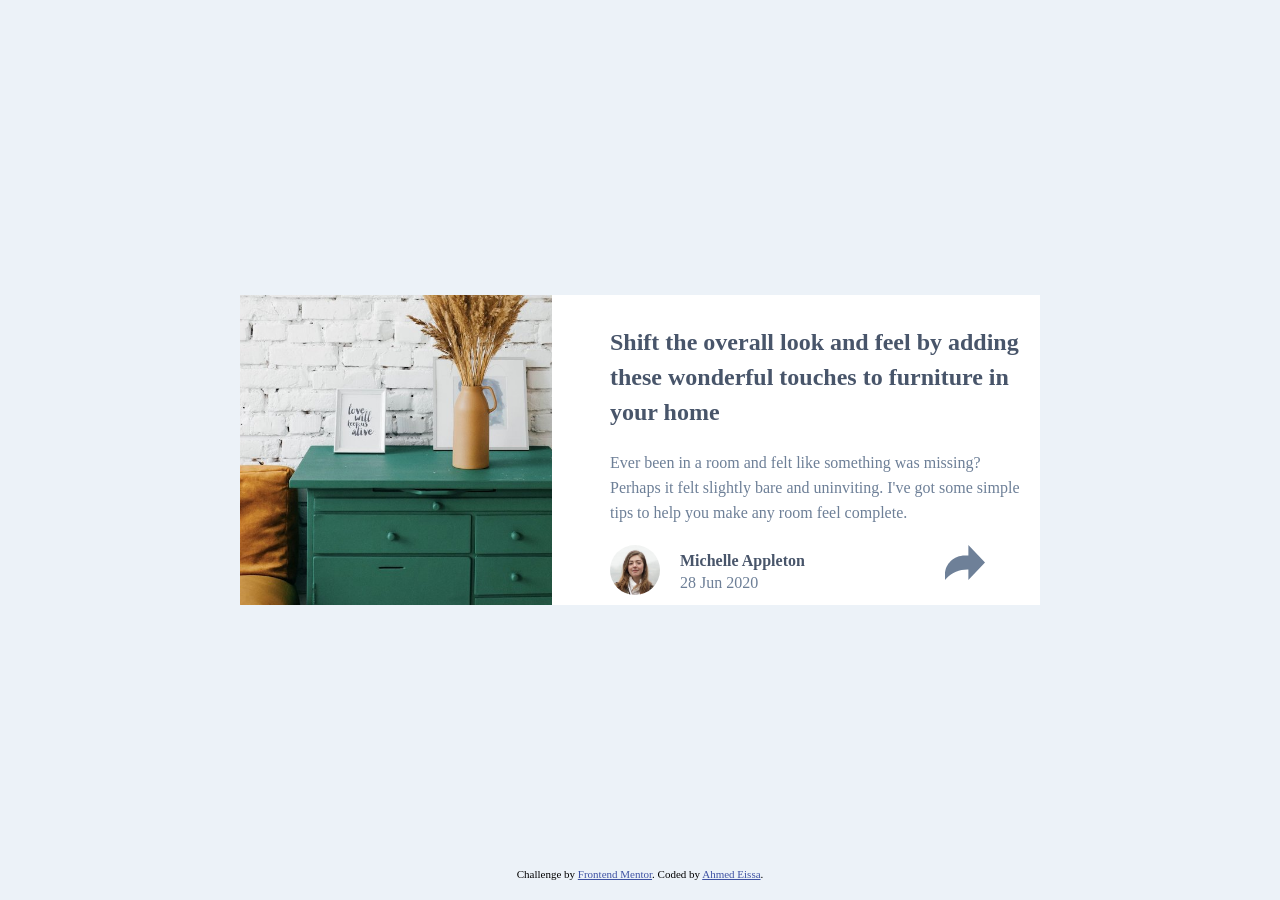
<file: article-preview-component-master/index.html>
<!DOCTYPE html>
<html lang="en">

<head>
  <meta charset="UTF-8">
  <meta name="viewport" content="width=device-width, initial-scale=1.0">
  <!-- displays site properly based on user's device -->

  <link rel="icon" type="image/png" sizes="32x32" href="./images/favicon-32x32.png">
  <link rel="stylesheet" href="style.css">

  <title>Frontend Mentor | Article preview component</title>

  <!-- Feel free to remove these styles or customise in your own stylesheet 👍 -->
  <style>
    .attribution {
      font-size: 11px;
      text-align: center;
    }

    .attribution a {
      color: hsl(228, 45%, 44%);
    }
  </style>
</head>

<body>

  <div class="container">
    <div class="side_img">
    </div>
    <div class="content">
      <h2>
        Shift the overall look and feel by adding these wonderful touches to furniture in your home
      </h2>
      <p>
        Ever been in a room and felt like something was missing? Perhaps it felt slightly bare and uninviting. I've got
        some simple tips to help you make any room feel complete.
      </p>
      <div class="social">
        <div class="avatar">
          <img src="images/avatar-michelle.jpg" alt="">
          <div class="info">
            <h4>Michelle Appleton</h4>
            <p style="margin-bottom: 0;">28 Jun 2020</p>
          </div>


        </div>

        <div class="sharelist">
          <div id="icons">
            <h5>SHARE</h5>
            <div class="socialicons">
              <img src="images/icon-facebook.svg" alt="" srcset="">
              <img src="images/icon-pinterest.svg" alt="">
              <img src="images/icon-twitter.svg" alt="">
            </div>
          </div>
          <img src="images/icon-share.svg" id="shareIcon" alt="" srcset="">
        </div>
      </div>
    </div>
  </div>

  <div class="attribution">
    Challenge by <a href="https://www.frontendmentor.io?ref=challenge" target="_blank">Frontend Mentor</a>.
    Coded by <a href="#">Ahmed Eissa</a>.
  </div>
</body>


<script>
  let shareIcon = document.getElementById("shareIcon");
  let iconsList = document.getElementById("icons");

  shareIcon.addEventListener('click', () => {
    iconsList.style.display = iconsList.style.display === 'none' ? 'flex' : 'none';
  });

</script>

</html>
</file>
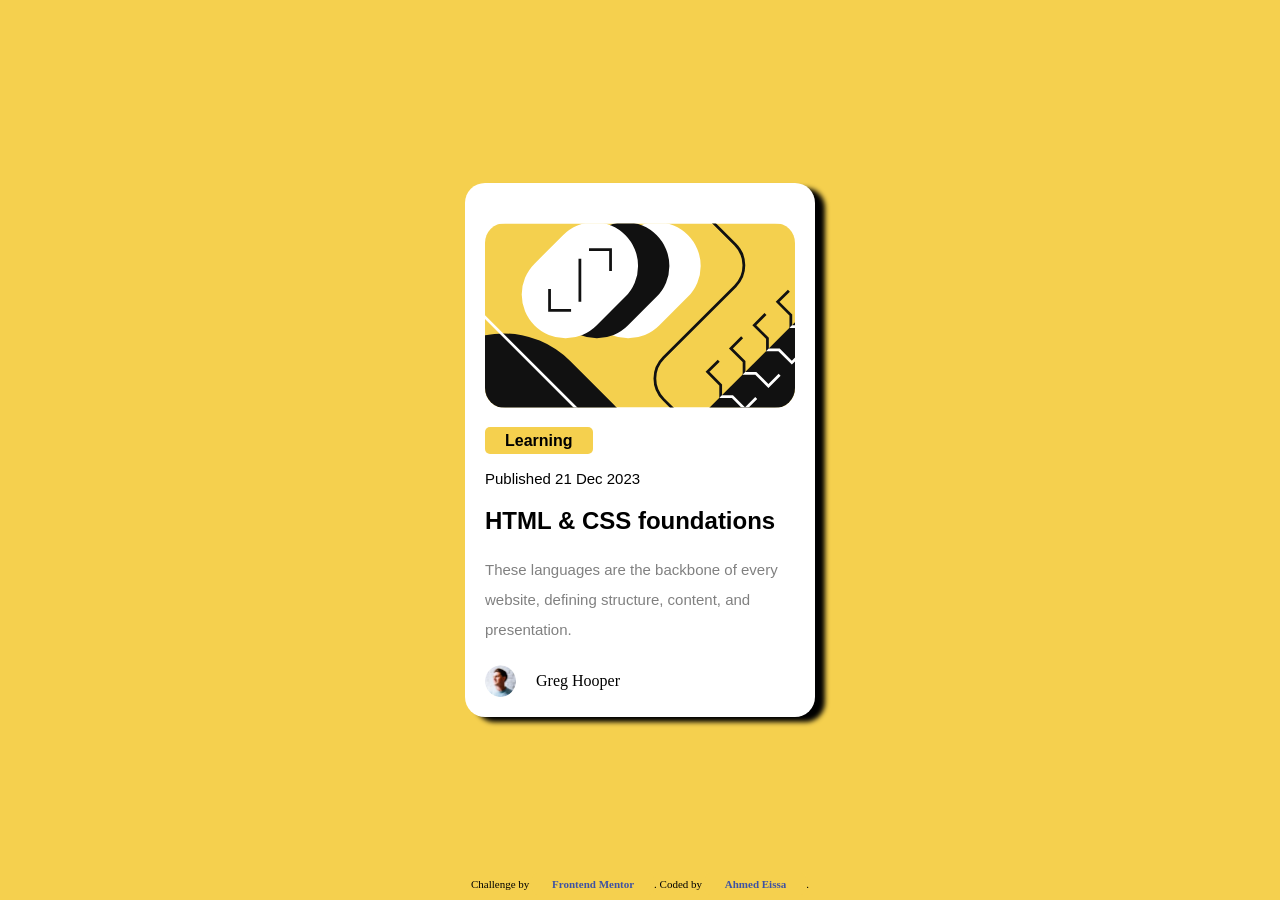
<file: blog-preview-card-main/index.html>
<!DOCTYPE html>
<html lang="en">

<head>
  <meta charset="UTF-8">
  <meta name="viewport" content="width=device-width, initial-scale=1.0">
  <!-- displays site properly based on user's device -->

  <link rel="icon" type="image/png" sizes="32x32" href="./assets/images/favicon-32x32.png">
  <title>Frontend Mentor | Blog preview card</title>
  <style>
    .attribution {
      font-size: 11px;
      text-align: center;
      position: absolute;
      bottom: 10px;
    }

    .attribution a {
      color: hsl(228, 45%, 44%);
    }
  </style>
  <link rel="stylesheet" href="style/index.css">
</head>

<body>

  <section>
    <div class="image">
      <img src="assets/images/illustration-article.svg" alt="">
    </div>

    <div class="data">
      <a href="">Learning</a>
      <p>Published 21 Dec 2023</p>
      <h2>HTML & CSS foundations</h2>
      <p>These languages are the backbone of every website, defining structure, content, and presentation.
        </p>
    </div>

    <div class="avatar">
      <img class="avaimg" src="assets/images/image-avatar.webp" alt="Greg Hooper">
      <span>Greg Hooper</span>
    </div>
  </section>

  <div class="attribution">
    Challenge by <a href="https://www.frontendmentor.io?ref=challenge" target="_blank">Frontend Mentor</a>.
    Coded by <a href="#">Ahmed Eissa</a>.
  </div>
</body>

</html>
</file>
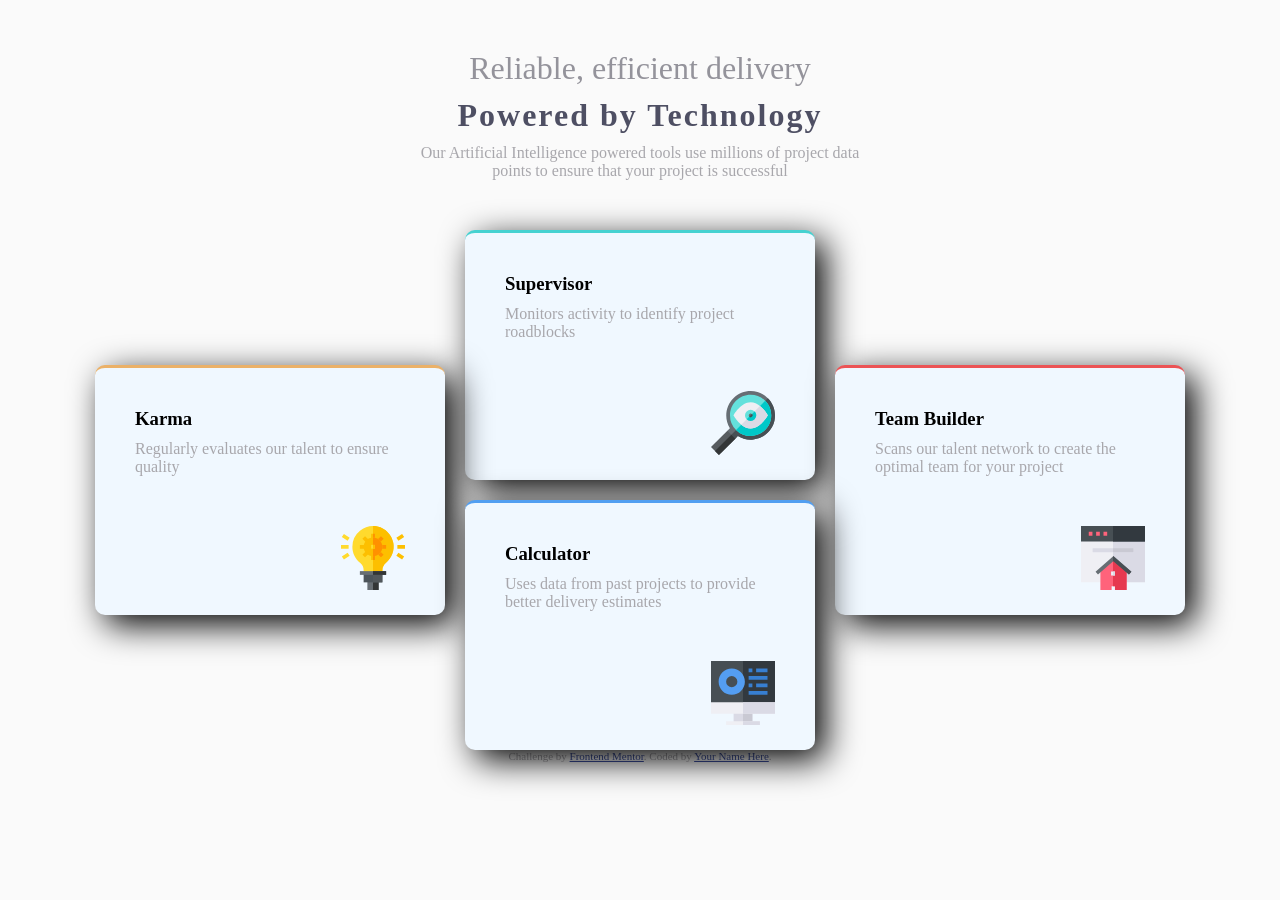
<file: four-card-feature-section-master/index.html>
<!DOCTYPE html>
<html lang="en">
<head>
  <meta charset="UTF-8">
  <meta name="viewport" content="width=device-width, initial-scale=1.0"> <!-- displays site properly based on user's device -->

  <link rel="icon" type="image/png" sizes="32x32" href="./images/favicon-32x32.png">
  
  <title>Frontend Mentor | Four card feature section</title>

  <!-- Feel free to remove these styles or customise in your own stylesheet 👍 -->
  <style>
    .attribution { font-size: 11px; text-align: center; }
    .attribution a { color: hsl(228, 45%, 44%); }
  </style>
  <link rel="stylesheet" href="style/index.css">
</head>
<body>

  <header>
    <h1>Reliable, efficient delivery</h1>
    <h1>Powered by Technology</h1>
    <p>
      Our Artificial Intelligence powered tools use millions of project data <br> points 
      to ensure that your project is successful
    </p>
  </header>

  <section>
    <div class="supervisor card">
      <h3>Supervisor</h3>
      <p>
        Monitors activity to identify project roadblocks
      </p>
      <img src="images/icon-supervisor.svg" alt="">
    </div>
    <div class="team card">
      <h3>Team Builder</h3>
      <p>
        Scans our talent network to create the optimal team for your project
      </p>
      <img src="images/icon-team-builder.svg" alt="">
    </div>
    <div class="Karma card">
      <h3>Karma</h3>
      <p>Regularly evaluates our talent to ensure quality</p>
      <img src="images/icon-karma.svg" alt="">
    </div>
    <div class="calc card">
      <h3>Calculator</h3>
      <p>Uses data from past projects to provide better delivery estimates</p>
      <img src="images/icon-calculator.svg" alt="">
    </div>
  </section>


  <footer>
    <p class="attribution">
      Challenge by <a href="https://www.frontendmentor.io?ref=challenge" target="_blank">Frontend Mentor</a>. 
      Coded by <a href="#">Your Name Here</a>.
    </p>
  </footer>
</body>
</html>
</file>
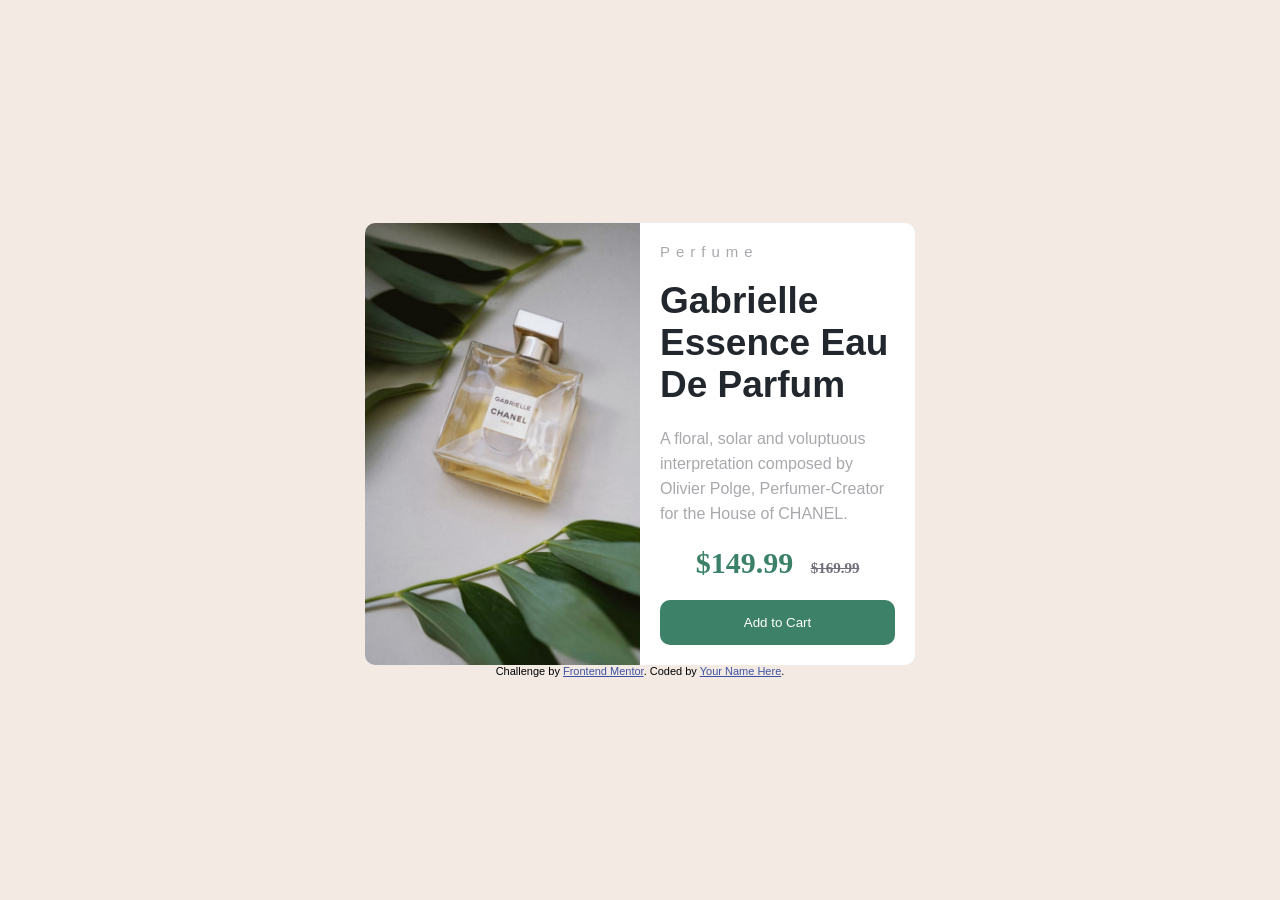
<file: product-preview-card-component-main/index.html>
<!DOCTYPE html>
<html lang="en">

<head>
  <meta charset="UTF-8">
  <meta name="viewport" content="width=device-width, initial-scale=1.0">
  <!-- displays site properly based on user's device -->

  <link rel="icon" type="image/png" sizes="32x32" href="./images/favicon-32x32.png">

  <title>Frontend Mentor | Product preview card component</title>

  <!-- Feel free to remove these styles or customise in your own stylesheet 👍 -->
  <style>
    .attribution {
      font-size: 11px;
      text-align: center;
    }

    .attribution a {
      color: hsl(228, 45%, 44%);
    }
  </style>

  <link rel="stylesheet" href="style/index.css">
</head>

<body>

  <section>

    <div class="image">
      <img src="images/image-product-desktop.jpg" alt="">
    </div>

    <div class="info flex">
      <h6>Perfume</h6>
      <h1>Gabrielle Essence Eau De Parfum</h1>
      <p>
        A floral, solar and voluptuous interpretation composed by Olivier Polge,
        Perfumer-Creator for the House of CHANEL.
      </p>

      <div class="price flex">
        <h2>$149.99 <span><del> $169.99</del></span></h2>
      <button>Add to Cart</button>
      </div>
    </div>

  </section>











  <div class="attribution">
    Challenge by <a href="https://www.frontendmentor.io?ref=challenge" target="_blank">Frontend Mentor</a>.
    Coded by <a href="#">Your Name Here</a>.
  </div>
</body>

</html>
</file>
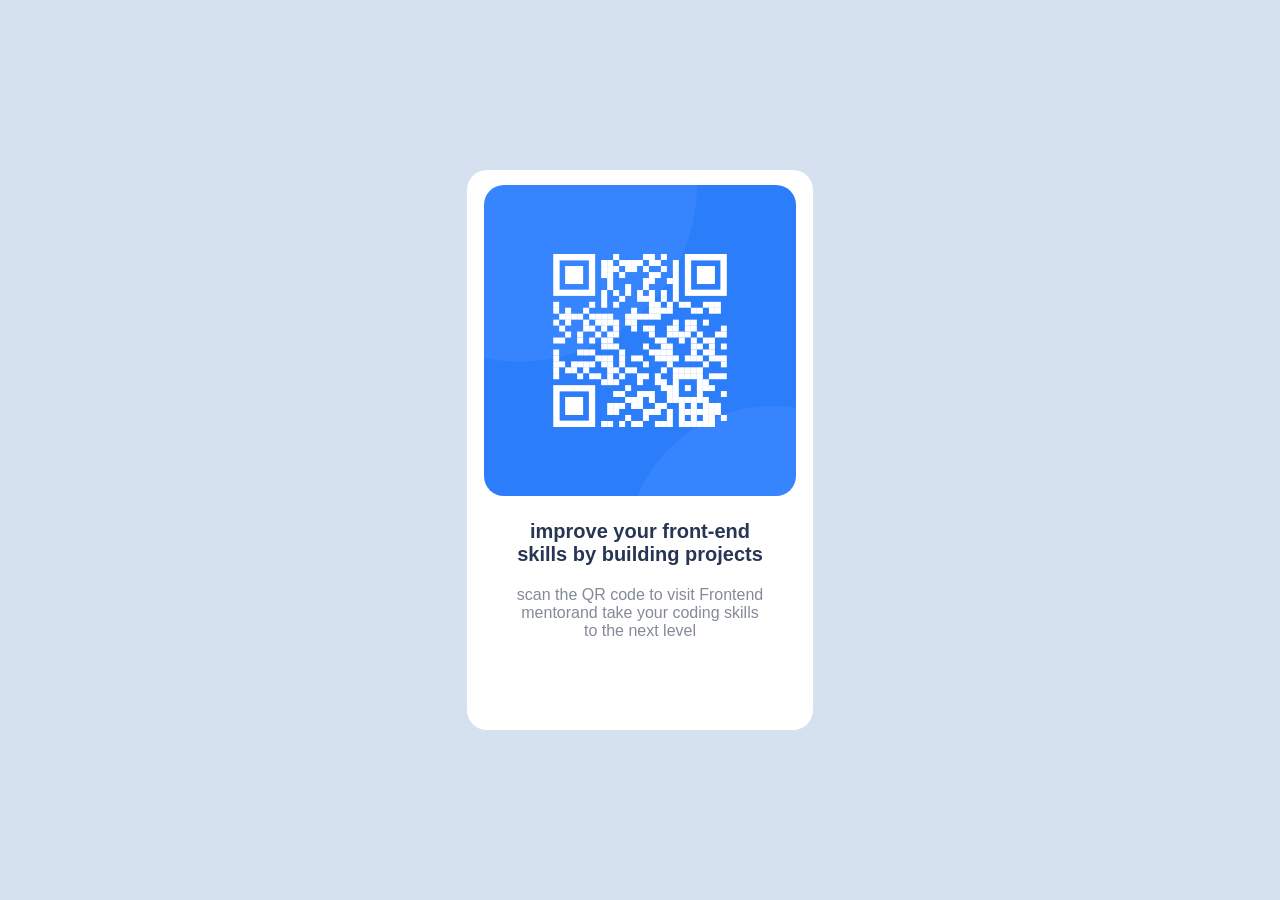
<file: qr-code-component-main/index.html>
<!DOCTYPE html>
<html lang="en">

<head>
  <meta charset="UTF-8">
  <meta name="viewport" content="width=device-width, initial-scale=1.0">
  <link rel="stylesheet" href="style/index.css">
  <title>Frontend Mentor | QR code component</title>
</head>

<body>
  <section>
    <div class="qrcode">
      <img src="images/image-qr-code.png" alt="">
      <div class="data">
        <h2>improve your front-end <br> skills by building projects</h2>
        <p>scan the QR code to visit Frontend mentorand take your coding skills to the next level</p>
      </div>
    </div>
  </section>
</body>

</html>
</file>
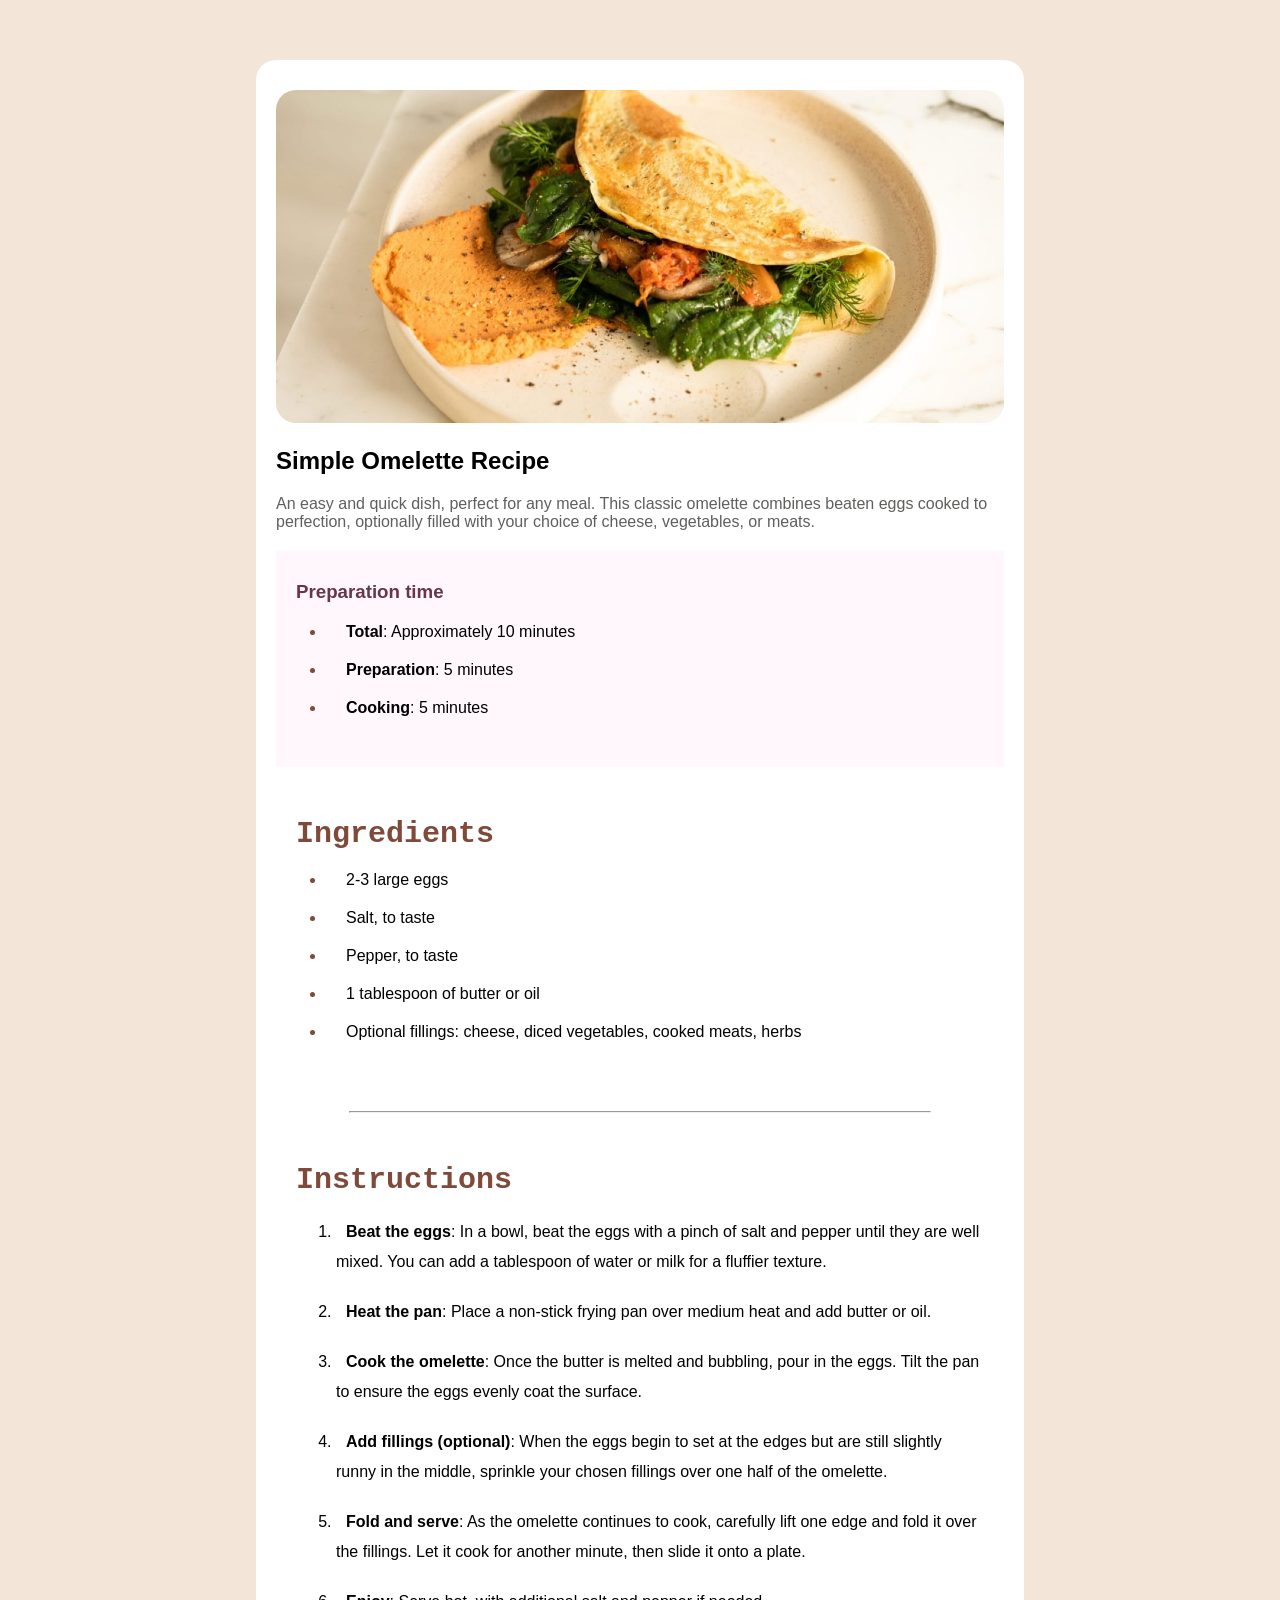
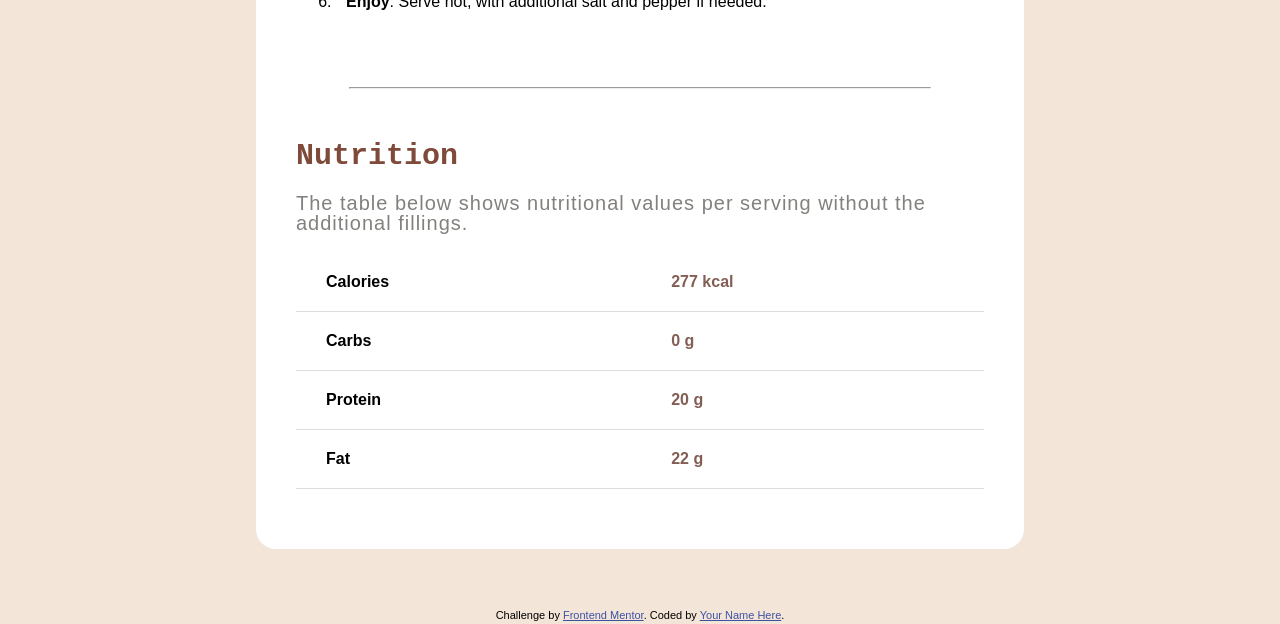
<file: recipe-page-main/index.html>
<!DOCTYPE html>
<html lang="en">

<head>
  <meta charset="UTF-8">
  <meta name="viewport" content="width=device-width, initial-scale=1.0">
  <!-- displays site properly based on user's device -->

  <link rel="icon" type="image/png" sizes="32x32" href="./assets/images/favicon-32x32.png">

  <title>Frontend Mentor | Recipe page</title>

  <!-- Feel free to remove these styles or customise in your own stylesheet 👍 -->
  <style>
    .attribution {
      font-size: 11px;
      text-align: center;
    }

    .attribution a {
      color: hsl(228, 45%, 44%);
    }
  </style>
  <link rel="stylesheet" href="style/index.css">
</head>

<body>

  <section class="flex">

    <div class="recipe flex">

      <div class="recipe-img">
        <img src="assets/images/image-omelette.jpeg" alt="">
      </div>

      <div class="recipe-info flex">
        <h1>Simple Omelette Recipe</h1>

        <p>An easy and quick dish, perfect for any meal. This classic omelette combines beaten eggs cooked
          to perfection, optionally filled with your choice of cheese, vegetables, or meats.</p>
      </div>

    </div>

    <div class="time flex">
      <h3>Preparation time</h3>
      <ul>
        <li><span>Total</span>: Approximately 10 minutes</li>
        <li><span>Preparation</span>: 5 minutes</li>
        <li><span>Cooking</span>: 5 minutes</li>
      </ul>

    </div>

    <div class="ingredients time flex">
      <h2>Ingredients</h2>
      <ul>
        <li> <span></span>2-3 large eggs</li>
        <li><span></span>Salt, to taste</li>
        <li><span></span>Pepper, to taste</li>
        <li><span></span>1 tablespoon of butter or oil</li>
        <li><span></span>Optional fillings: cheese, diced vegetables, cooked meats, herbs</li>
      </ul>
    </div>

    <hr>

    <div class="instructions flex">
      <h2>Instructions</h2>
      <ol>
        <li> <span>Beat the eggs</span>: In a bowl, beat the eggs with a pinch of salt and pepper until they are well
          mixed.
          You can add a tablespoon of water or milk for a fluffier texture.
        </li>
        <li>
          <span>Heat the pan</span>: Place a non-stick frying pan over medium heat and add butter or oil.
        </li>
        <li>
          <span>Cook the omelette</span>: Once the butter is melted and bubbling, pour in the eggs. Tilt the pan to
          ensure
          the eggs evenly coat the surface.
        </li>
        <li>
          <span>Add fillings (optional)</span>: When the eggs begin to set at the edges but are still slightly runny in
          the
          middle, sprinkle your chosen fillings over one half of the omelette.
        </li>
        <li>
          <span>Fold and serve</span>: As the omelette continues to cook, carefully lift one edge and fold it over the
          fillings. Let it cook for another minute, then slide it onto a plate.
        </li>
        <li>
          <span>Enjoy</span>: Serve hot, with additional salt and pepper if needed.
        </li>
      </ol>
    </div>

    <hr>

    <div class="nutrition time flex">
      <h2>Nutrition</h2>
      <p>The table below shows nutritional values per serving without the additional fillings.</p>
      <table class="nutrition-table">
        <tr>
          <th>Calories</th>
          <td>277 kcal</td>
        </tr>
        <tr>
          <th>Carbs</th>
          <td>0 g</td>
        </tr>
        <tr>
          <th>Protein</th>
          <td>20 g</td>
        </tr>
        <tr>
          <th>Fat</th>
          <td>22 g</td>
        </tr>
      </table>
    </div>

  </section>

  <div class="attribution">
    Challenge by <a href="https://www.frontendmentor.io?ref=challenge" target="_blank">Frontend Mentor</a>.
    Coded by <a href="#">Your Name Here</a>.
  </div>
</body>

</html>
</file>
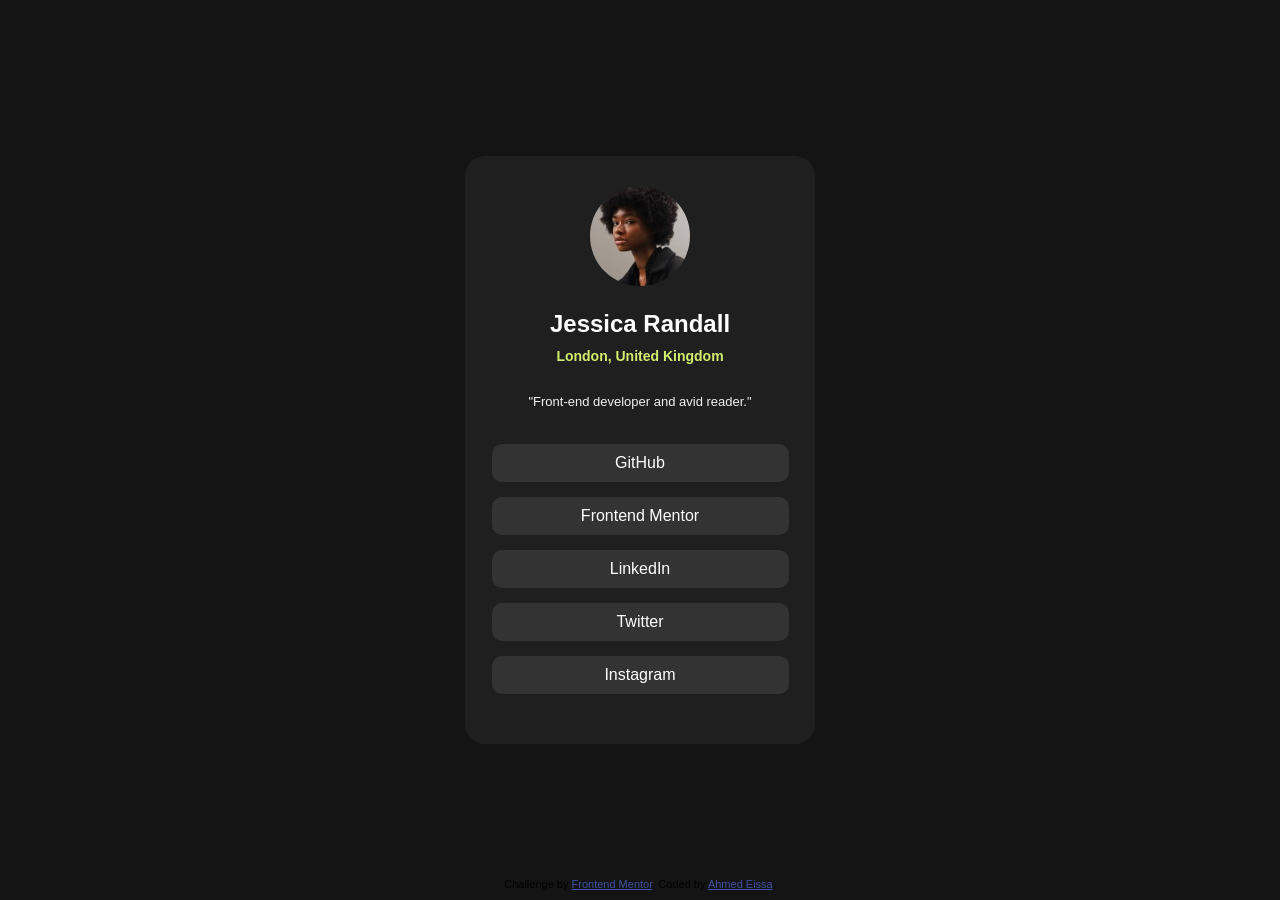
<file: social-links-profile-main/index.html>
<!DOCTYPE html>
<html lang="en">
<head>
  <meta charset="UTF-8">
  <meta name="viewport" content="width=device-width, initial-scale=1.0"> <!-- displays site properly based on user's device -->

  <link rel="icon" type="image/png" sizes="32x32" href="./assets/images/favicon-32x32.png">
  <link rel="stylesheet" href="style/index.css">
  <title>Frontend Mentor | Social links profile</title>

  <!-- Feel free to remove these styles or customise in your own stylesheet 👍 -->
  <style>
    .attribution { font-size: 11px; text-align: center; position: absolute; bottom: 10px; }
    .attribution a { color: hsl(228, 45%, 44%); }
  </style>
</head>
<body>

  <section>

    <div class="profile">
      <div class="profile-img">
        <img src="assets/images/avatar-jessica.jpeg" alt="">
      </div>

      <div class="info">
        <h2>Jessica Randall</h2>
        <p>London, United Kingdom</p>
        <p>"Front-end developer and avid reader."</p>
      </div>
    </div>

    <div class="social">
      <ul>
        <li><a href="">GitHub</a></li>
        <li><a href="">Frontend Mentor</a></li>
        <li><a href="">LinkedIn</a></li>
        <li><a href="">Twitter</a></li>
        <li><a href="">Instagram</a></li>
      </ul>
    </div>
  </section>

  <div class="attribution">
    Challenge by <a href="https://www.frontendmentor.io?ref=challenge" target="_blank">Frontend Mentor</a>. 
    Coded by <a href="#">Ahmed Eissa</a>.
  </div>
</body>
</html>
</file>
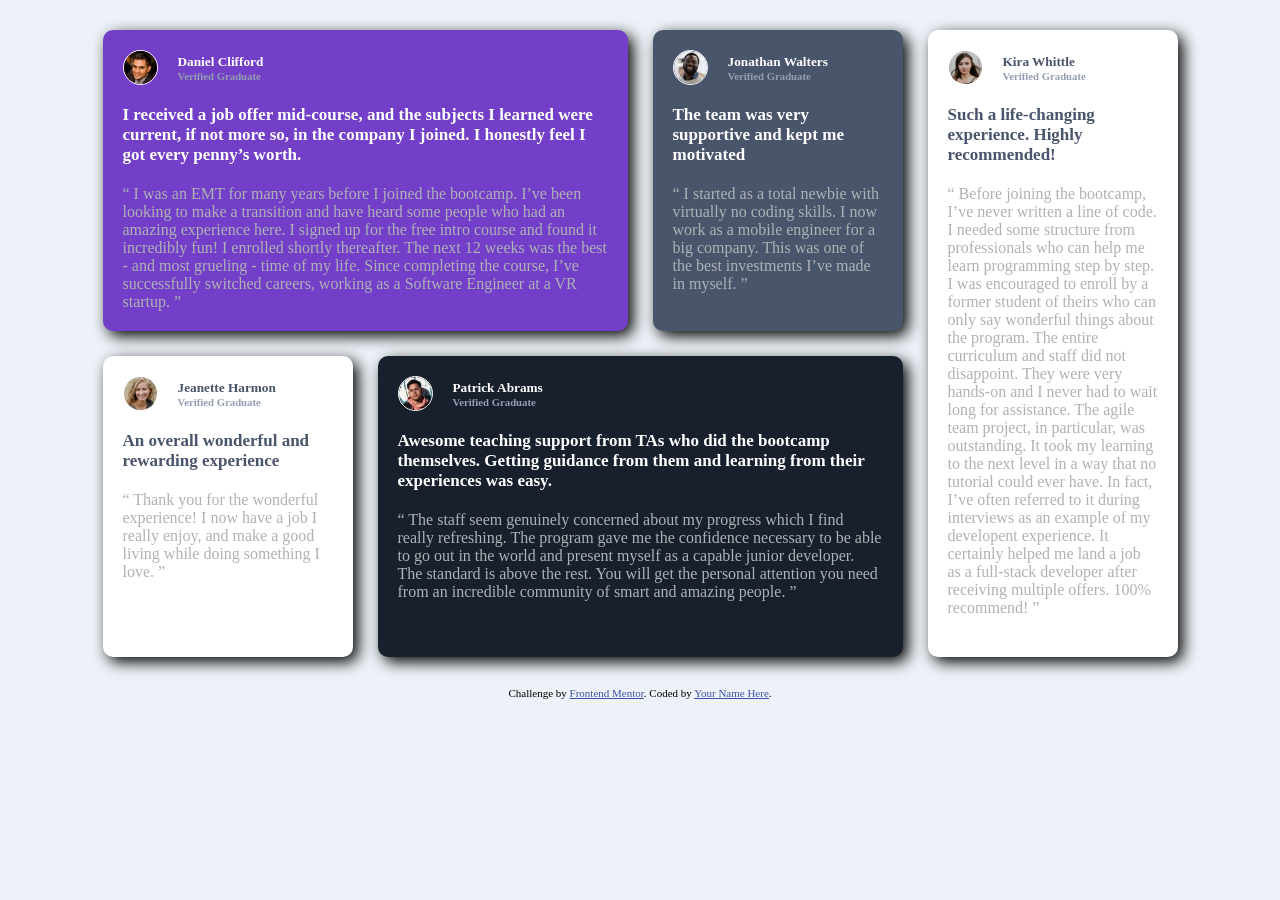
<file: testimonials-grid-section-main/index.html>
<!DOCTYPE html>
<html lang="en">
<head>
  <meta charset="UTF-8">
  <meta name="viewport" content="width=device-width, initial-scale=1.0"> <!-- displays site properly based on user's device -->

  <link rel="icon" type="image/png" sizes="32x32" href="./images/favicon-32x32.png">
  
  <title>Frontend Mentor | [Challenge Name Here]</title>

  <!-- Feel free to remove these styles or customise in your own stylesheet 👍 -->
  <style>
    .attribution { font-size: 11px; text-align: center; }
    .attribution a { color: hsl(228, 45%, 44%); }
  </style>

  <link rel="stylesheet" href="style/index.css">
</head>
<body>

  <section>
    <div class="cards card1">
      <div class="logo">
        <img src="images/image-daniel.jpg" alt="">
        <div class="name">
          <h5>Daniel Clifford</h5>
          <h6>Verified Graduate</h6>
        </div>
      </div>

      <div class="info">
        <p>
          I received a job offer mid-course, and the subjects I learned were current, if not more so, 
          in the company I joined. I honestly feel I got every penny’s worth.
        </p>
        <p>
          “ I was an EMT for many years before I joined the bootcamp. I’ve been looking to make a 
          transition and have heard some people who had an amazing experience here. I signed up 
          for the free intro course and found it incredibly fun! I enrolled shortly thereafter. 
          The next 12 weeks was the best - and most grueling - time of my life. Since completing 
          the course, I’ve successfully switched careers, working as a Software Engineer at a VR startup. ”
        </p>
      </div>
    </div>

    <div class="cards card2">
      <div class="logo">
        <img src="images/image-jonathan.jpg" alt="">
        <div class="name">
          <h5>Jonathan Walters</h5>
          <h6>Verified Graduate</h6>
        </div>
      </div>
      <div class="info">
        <p>
          The team was very supportive and kept me motivated
        </p>

        <p>
          “ I started as a total newbie with virtually no coding skills. I now work as a mobile engineer 
          for a big company. This was one of the best investments I’ve made in myself. ”
        </p>
      </div>
    </div>

    <div class="cards card3">
      <div class="logo">
        <img src="images/image-jeanette.jpg" alt="">
        <div class="name">
          <h5>Jeanette Harmon</h5>
          <h6>Verified Graduate</h6>
        </div>
      </div>
      <div class="info">
        <p>An overall wonderful and rewarding experience</p>
        <p>
          “ Thank you for the wonderful experience! I now have a job I really enjoy, and make a good living 
            while doing something I love. ”
        </p>
      </div>
    </div>

    <div class="cards card4">
      <div class="logo">
        <img src="images/image-patrick.jpg" alt="">
        <div class="name">
          <h5>Patrick Abrams</h5>
          <h6>Verified Graduate</h6>
        </div>
      </div>
      <div class="info">
        <p>
          Awesome teaching support from TAs who did the bootcamp themselves. Getting guidance from them and 
          learning from their experiences was easy.
        </p>

        <p>
          “ The staff seem genuinely concerned about my progress which I find really refreshing. The program 
          gave me the confidence necessary to be able to go out in the world and present myself as a capable 
          junior developer. The standard is above the rest. You will get the personal attention you need from 
          an incredible community of smart and amazing people. ”
        </p>

      </div>
    </div>

    <div class="cards card5">
      <div class="logo">
        <img src="images/image-kira.jpg" alt="">
        <div>       
          <div class="name">
            <h5>Kira Whittle</h5>
            <h6>Verified Graduate</h6>
          </div>
        </div>
      </div>
      <div class="info">
        <p>
          Such a life-changing experience. Highly recommended!
        </p>

        <p>
          “ Before joining the bootcamp, I’ve never written a line of code. I needed some structure from 
          professionals who can help me learn programming step by step. I was encouraged to enroll by a former 
          student of theirs who can only say wonderful things about the program. The entire curriculum and staff 
          did not disappoint. They were very hands-on and I never had to wait long for assistance. The agile team 
          project, in particular, was outstanding. It took my learning to the next level in a way that no tutorial 
          could ever have. In fact, I’ve often referred to it during interviews as an example of my developent 
          experience. It certainly helped me land a job as a full-stack developer after receiving multiple offers. 
          100% recommend! ”
        </p>
      </div>
    </div>

  </section>

  <div class="attribution">
    Challenge by <a href="https://www.frontendmentor.io?ref=challenge" target="_blank">Frontend Mentor</a>. 
    Coded by <a href="#">Your Name Here</a>.
  </div>
</body>
</html>
</file>
<file: article-preview-component-master/style.css>
* {
    margin: 0;
    padding: 0%;
    box-sizing: border-box;
}

body {
    height: 100vh;
    background-color: hsl(210, 46%, 95%);
    display: flex;
    justify-content: center;
    align-items: center;
    flex-direction: column;
}

.container {

    width: 800px;
    background-color: white;
    display: flex;
    justify-content: space-between;
}

.side_img {
    width: 39%;
    height: 100%;
    background-image: url("images/drawers.jpg");
    background-size: cover;
    background-repeat: no-repeat;
}

.content {
    width: 55%;
    padding: 30px 5px 10px 10px;
}

.content h2 {
    color: hsl(217, 19%, 35%);
    line-height: 35px;
    margin-bottom: 20px;
}

.content p:first-of-type {
    color: hsl(214, 17%, 51%);
    line-height: 25px;
    margin-bottom: 20px;
}

.social {
    display: flex;
    width: 100%;
    justify-content: space-between;
}

.avatar {
    display: flex;
}

.avatar img {
    width: 50px;
    border-radius: 50%;
    margin-right: 20px;
}

.info {
    margin-top: auto;
}

.info h4 {
    color: hsl(217, 19%, 35%);
}

.info p {
    color: hsl(214, 17%, 51%);
}

.sharelist {
    width: 50%;
    display: flex;
    flex-direction: column;
    align-items: end;
    position: relative;
}

#icons {
    background-color: hsl(217, 19%, 35%);
    width: 250px;
    display: flex;
    align-items: center;
    justify-content: space-around;
    padding: 10px 5px;
    position: absolute;
    top: -70px;
    right: -84px;
    border-radius: 15px;
    opacity: .98;
    display: none;
}

#icons h5 {
    color: hsl(214, 17%, 51%);
    letter-spacing: 8px;
    margin-left: 20px;
}

#icons::before {
    content: "";
    position: absolute;
    bottom: -10px;
    right: 145px;
    border-right: 10px solid transparent;
    border-left: 10px solid transparent;
    border-top: 10px solid hsl(217, 19%, 35%);

}

.socialicons {
    width: 40%;
    display: flex;
    justify-content: space-between;
}

#shareIcon {
    width: 40px;
    cursor: pointer;
    margin-right: 50px;
}

.attribution {
    position: absolute;
    bottom: 20px;
}

@media (max-width: 900px) {
    .container {
        flex-direction: column;
        width: 90%;
        align-items: center;
        text-align: center;
    }

    .side_img {
        width: 100%;
        height: 200px;
        /* Adjust height for mobile */
        background-position: center;
    }

    .content {
        width: 100%;
        padding: 20px;
    }

    .social {
        flex-direction: column;
        /* Stack elements */
        align-items: center;
    }

    .avatar {
        flex-direction: column;
        align-items: center;
    }

    #icons {
        width: 200px;
        right: auto;
        top: -50px;
        /* Adjust positioning */
    }

    #icons h5 {
        letter-spacing: 5px;
    }

    #icons::before {
        display: none;
    }
}
</file>
<file: blog-preview-card-main/style/index.css>
*{
    padding: 0;
    margin: 0;
    box-sizing: border-box;
}

body{
    background-color: #f5d04e;
    height: 100vh;
    display: flex;
    flex-direction: column;
    justify-content: center;
    align-items: center;
}

section{
    width: 350px;
    background-color: #fff;
    padding: 20px 20px;
    box-shadow: 10px 5px 5px #000;
    border-radius: 20px;
    display: flex;
    flex-direction: column;
    justify-content: center;
    align-items: center;
}

.image{
    width: 100%;
    margin: 20px;
}

img{
    width: 100%;
    border-radius: 20px;
}

.data{
    font-family: sans-serif;
}

a{
    background-color: #f5d04e;
    color: #000;
    padding: 5px 20px;
    text-decoration: none;
    border-radius: 5px;
    font-weight: 700;
}

.data p{
    margin: 20px 0 0 0;
    font-size: 15px;
}

h2{
    margin-top: 20px;
    transition: .3s;
}

h2:hover{
    color: #f5d04e;
    cursor: pointer;
}

p:last-child{
    margin-top: 20px;
    line-height: 30px;
    color: #808080;
}

.avatar{
    display: flex;
    width: 100%;
    margin-top: 20px;
    align-items: center;
}

.avatar .avaimg{
    width: 10%;
}

span{
    text-align: center;
    margin-left: 20px;
}
</file>
<file: four-card-feature-section-master/style/index.css>
* {
    padding: 0;
    margin: 0;
    box-sizing: border-box;
}

body {
    height: 100vh;
    background-color: #fafafa;
}

header {
    display: flex;
    align-items: center;
    justify-content: center;
    flex-direction: column;
    flex-wrap: wrap;
    gap: 10px;
    padding: 50px 10px;
}

header h1:first-child {
    color: #94939b;
    font-weight: lighter;
}

header h1:last-of-type {
    color: #4e4f63;
    letter-spacing: 2px;
}

p {
    color: #a8a7ac;
}

header p {
    text-align: center;

}

section {
    display: grid;
    grid-template-columns: repeat(5, 1fr);
    grid-template-rows: repeat(4, 1fr);
    gap: 20px;
    grid-template-areas:
        ". . supervisor . ."
        ". karma supervisor team ."
        ". karma calc team ."
        ". . calc . ."

    ;
}

.card {
    background-color: aliceblue;
    width: 350px;
    height: 250px;
    position: relative;
    padding: 40px;
    border-radius: 10px;
    border-top: 3px solid;
    box-shadow: 10px 10px 34px black;
}

.card img {
    float: right;

}

.card h3 {
    margin: 0 0 10px;
}

.card p{
    margin-bottom: 50px;
}

.supervisor {
    grid-area: supervisor;
    border-top-color: #46d2d1;

}

.team {
    border-top-color: #ec5355;
    grid-area: team;
}

.Karma {
    border-top-color: #ebb168;
    grid-area: karma;
}

.calc {
    border-top-color: #529ff1;
    grid-area: calc;
}

@media (max-width: 1200px) {
    section {
        padding: 30px;
        grid-template-columns: repeat(3, 1fr);
        grid-template-rows: repeat(4, 1fr);
        grid-template-areas: ". supervisor ." "karma supervisor team" "karma calc team" ". calc .";
    }
}

@media (max-width: 768px) {
    section {
        padding: 30px;
        grid-template-columns: repeat(2, 1fr);
        grid-template-rows: repeat(4, 1fr);
        grid-template-areas: "supervisor supervisor" "karma team" "karma calc" "calc calc";
    }

    .card {
        width: 100%;
        height: auto;
    }
}

@media (max-width: 480px) {
    section {
        padding: 30px;
        grid-template-columns: 1fr;
        grid-template-rows: repeat(4, auto);
        grid-template-areas: "supervisor" "karma" "team" "calc";
    }

    header h1:last-of-type {
        color: #4e4f63;
        letter-spacing: 0px;
    }
    .card {
        width: 100%;
        height: auto;
        padding: 20px;
    }
}
</file>
<file: product-preview-card-component-main/style/index.css>
*{
    padding: 0;
    margin: 0;
    box-sizing: border-box;
}

body{
    background-color: #f3eae3;
    height: 100vh;
    display: flex;
    justify-content: center;
    align-items: center;
    flex-direction: column;
    font-family: sans-serif;
}

.flex{
    display: flex;
    justify-content: center;
    align-items: center;
    flex-direction: column;
    gap: 20px;
}

section{
    width: 550px;
    background-color: white;
    border-radius: 10px;
    display: flex;
}

.image{
    width: 50%;
}

img{
    width: 100%;
    border-top-left-radius: 10px;
    border-bottom-left-radius: 10px;
    height: 100%;
}

.info{
    align-items: flex-start;
    flex-basis: 50%;
    justify-content: space-between;
    padding: 20px;
}

.info h6{
    color: #a8a9ad;
    letter-spacing: 6px;
    font-size: 15px;
    font-weight: 100;
}

.info h1{
    font-size: 37px;
    width: 100%;
    color: #22272d;
    
}

.info p{
    color: #a8a9ad;
    line-height: 25px;
}

.price{
    width: 100%;
    
}

.price h2{
  font-size: 30px;  
  color: #3b8167;
  font-family: cursive;
}

.price h2 span{
    margin-left: 10px;
    font-size: 15px;
    color: #6f6f7b;
}

.price button{
    width: 100%;

    padding: 15px 25px;
    background-color: #3d8168;
    color: white;
    border: none;
    border-radius: 10px;
    box-shadow: none;
}

.price button:hover{
    cursor: pointer;
    background-color: #1a4031;
}

.price button a{
    color: white;
    text-decoration: none;
}


@media (max-width:600px) {
    section{
        flex-direction: column;
        width: 380px;
        height: 90%;
    }



    .image{
        width: 100%;
        height: 50%;
    }

    .image img{
        border-radius: 10px 10px 0 0;
    }

    .flex{
        gap: 20px;
    }

    .info{
        flex-basis: 40%;
    }
}
</file>
<file: qr-code-component-main/style/index.css>
*{
    margin: 0;
    padding: 0;
    box-sizing: border-box;
}

body{
    background-color: #d5e1ef;
    height: 100vh;
    display: flex;
    align-items: center;
    justify-content: center;
    font-family: sans-serif;
}

section{
    background-color: #fff;
    width: 27%;
    display: flex;
    align-items: center;
    justify-content: center;
    border-radius: 20px;
    padding: 5px 0 80px 0;

}

.qrcode{
    width: 90%;
    margin: 10px 0;
}

img{
    width: 100%;
    border-radius: 20px;
}

.data{
    
    display: flex;
    flex-basis: 90%;
    justify-content: center;
    align-items: center;
    flex-direction: column;
}

h2{
    color: #273653;
    text-align: center;
    margin: 20px 0;
    font-weight: 800;
    font-size: 20px;
}

p{
    width: 80%;
    text-align: center;
    color: #848a96;
}
</file>
<file: recipe-page-main/style/index.css>
* {
    padding: 0;
    margin: 0;
    box-sizing: border-box;
}

.flex {
    display: flex;
    justify-content: center;
    align-items: center;
    flex-direction: column;
}

body {
    background-color: #f3e5d8;
    height: 100%;
    display: flex;
    justify-content: center;
    align-items: center;
    flex-direction: column;
    font-family: Verdana, Geneva, Tahoma, sans-serif;
}

section {
    align-items: flex-start;
    background-color: white;
    width: 60%;
    padding: 30px 20px;
    gap: 20px;
    border-radius: 20px;
    margin: 60px;

}

.recipe {
    gap: 20px;
}

.recipe-img {
    width: 100%;
}

img {
    width: 100%;
    border-radius: 20px;
}

.recipe-info {
    align-items: flex-start;
    gap: 20px;
}

.recipe-info p {
    color: #605f5d;
}

.time {
    margin: auto;
    background-color: #fff7fc;
    align-items: flex-start;
    width: 100%;
    padding: 30px 20px;
    gap: 20px;
}

.time h3 {
    color: #6a344b;
}

.time ul li {
    margin-left: 30px;
    margin-bottom: 20px;
}

.time ul li::marker {
    color: #6e2c47;
}

.time ul li span {
    font-weight: 600;
    margin-left: 20px;
}

.time ul li::marker {
    color: #7f4a3a;
}

.ingredients {
    background-color: white;
}

.ingredients h2 {
    color: #7f4a3a;
    font-size: 30px;
    font-family: monospace;
}

hr {
    width: 80%;
}

.instructions {
    margin: auto;
    background-color: white;
    align-items: flex-start;
    width: 100%;
    padding: 30px 20px;
    gap: 20px;
}

.instructions h2 {
    color: #7f4a3a;
    font-size: 30px;
    font-family: monospace;
}

.instructions ol li {
    margin-left: 40px;
    margin-bottom: 20px;
    line-height: 30px;
}

.instructions ol li span {
    font-weight: 600;
    margin-left: 10px;
}
.nutrition{
    background-color: white;
}

.nutrition h2{
    color: #7f4a3a;
    font-size: 30px;
    font-family: monospace;
}
.nutrition p{
    color: #82817d;
    line-height: 20px;
    letter-spacing: 1px;
    font-size: 20px;
}
.nutrition-table {
    border-collapse: collapse;
    width: 100%;
    background-color: #fff;
}



.nutrition-table th,
.nutrition-table td {
    border-bottom: 1px solid #ddd;
    padding: 8px;
    text-align: center;
    border-right:none ;
    text-align: left;
    padding: 20px 30px;
}

.nutrition-table td{
    color: #835e55;
    font-weight: bold;
}
</file>
<file: social-links-profile-main/style/index.css>
*{
    margin: 0;
    padding: 0;
    box-sizing: border-box;
}

body{
    height: 100vh;
    background-color: #141414;
    font-family: sans-serif;
    justify-content: center; 
}

section{
    background-color: #1f1f1f;

    padding: 30px 10px;
    width: 350px;
    border-radius: 20px;
}

.profile,.info,section,body{
    display: flex;
    /* justify-content: center; */
    align-items: center;
    flex-direction: column;
}

.profile{
    justify-content: space-around;
    gap: 20px;
    color: white;
}

.profile-img{
    width: 100px;
}

.profile-img img{
    width: 100%;
    border-radius: 50%;
}

.info{
    justify-content: space-between;
    gap: 10px;
}

.info p:first-of-type {
    color: #d0ef6d;
    margin-bottom: 20px;
    font-size: 14px;
    font-weight: 700;
  }

.info p:last-of-type{
    color: #f1f1f1;
    font-size: 13px;
}

.social{
    width: 90%;
    margin: 20px 0;
}

.social ul{
    text-decoration: none;
    list-style: none;

}

.social ul li{
    width: 100%;
    background-color: #333333;
    padding: 10px 30px;
    margin-top: 15px;
    border-radius: 10px;
    transition: .3s;
    text-align: center;
}

.social ul li:hover{
    background-color: #c4f82a;
   cursor: pointer;
}
.social ul li:hover a{
    color: #141414;
}

.social ul li a{
    text-decoration: none;
    color: white;
}
</file>
<file: testimonials-grid-section-main/style/index.css>
* {
    padding: 0;
    margin: 0;
    box-sizing: border-box;
}

body {
    height: 100%;
    display: flex;
    justify-content: center;
    align-items: center;
    background-color: #edf2f8;
    flex-direction: column;
}

section {
    display: grid;
    grid-template-columns: repeat(4, minmax(100px, 250px));
    grid-template-rows: repeat(4, 1fr);
    gap: 25px;
    grid-template-areas:
        "card1 card1 card2 card5"
        "card1 card1 card2 card5"
        "card3 card4 card4 card5"
        "card3 card4 card4 card5"
    ;
    padding: 30px;
}


.cards {
    padding: 20px;
    border-radius: 10px;
    box-shadow: 5px 5px 15px black;
}

.cards .logo {
    display: flex;
    justify-content: start;
    align-items: center;
    gap: 20px;
    color: white;
}

.cards .logo h6 {
    color: #939eb0;

}

.cards .logo img {
    border-radius: 50%;
    border: 1px white solid;
    width: 35px;
}

.cards .info {
    color: white;
}

.cards .info p:first-child {
    font-weight: 800;
    font-size: 17px;
    margin-bottom: 20px;
    margin-top: 20px;
}

.cards .info p:last-of-type {
    color: #aeb2b5;
}


.card1 {
    grid-area: card1;
    background-color: #733fc8;
}

.card2 {
    grid-area: card2;
    background-color: #49556b;
}

.card3 {
    grid-area: card3;
    background-color: white;
    color: black;
}

.card3 .info,
.card5 .info {
    color: black;
}

.card3 .logo h5,
.card5 .logo h5 {
    color: #49556b;
}

.card3 .info p:first-child,
.card5 .info p:first-child {
    color: #49556b;
}

.card4 {
    grid-area: card4;
    background-color: #18202d;
}

.card5 {
    grid-area: card5;
    background-color: white;
}

/* Media Queries for Responsiveness */
@media (max-width: 1200px) {
    section {
        grid-template-columns: repeat(2, 1fr);
        grid-template-rows: repeat(5, 1fr);
        grid-template-areas: "card1 card1" "card2 card2" "card3 card3" "card4 card4" "card5 card5";
    }
}

@media (max-width: 768px) {
    section {
        grid-template-columns: 1fr;
        grid-template-rows: repeat(5, auto);
        grid-template-areas: "card1" "card2" "card3" "card4" "card5";
    }

    .cards {
        width: 100%;
        height: auto;
    }
}

@media (max-width: 480px) {
    section {
        grid-template-columns: 1fr;
        grid-template-rows: repeat(5, auto);
        grid-template-areas: "card1" "card2" "card3" "card4" "card5";
    }

    .cards {
        width: 100%;
        height: auto;
        padding: 15px;
    }
}
</file>
